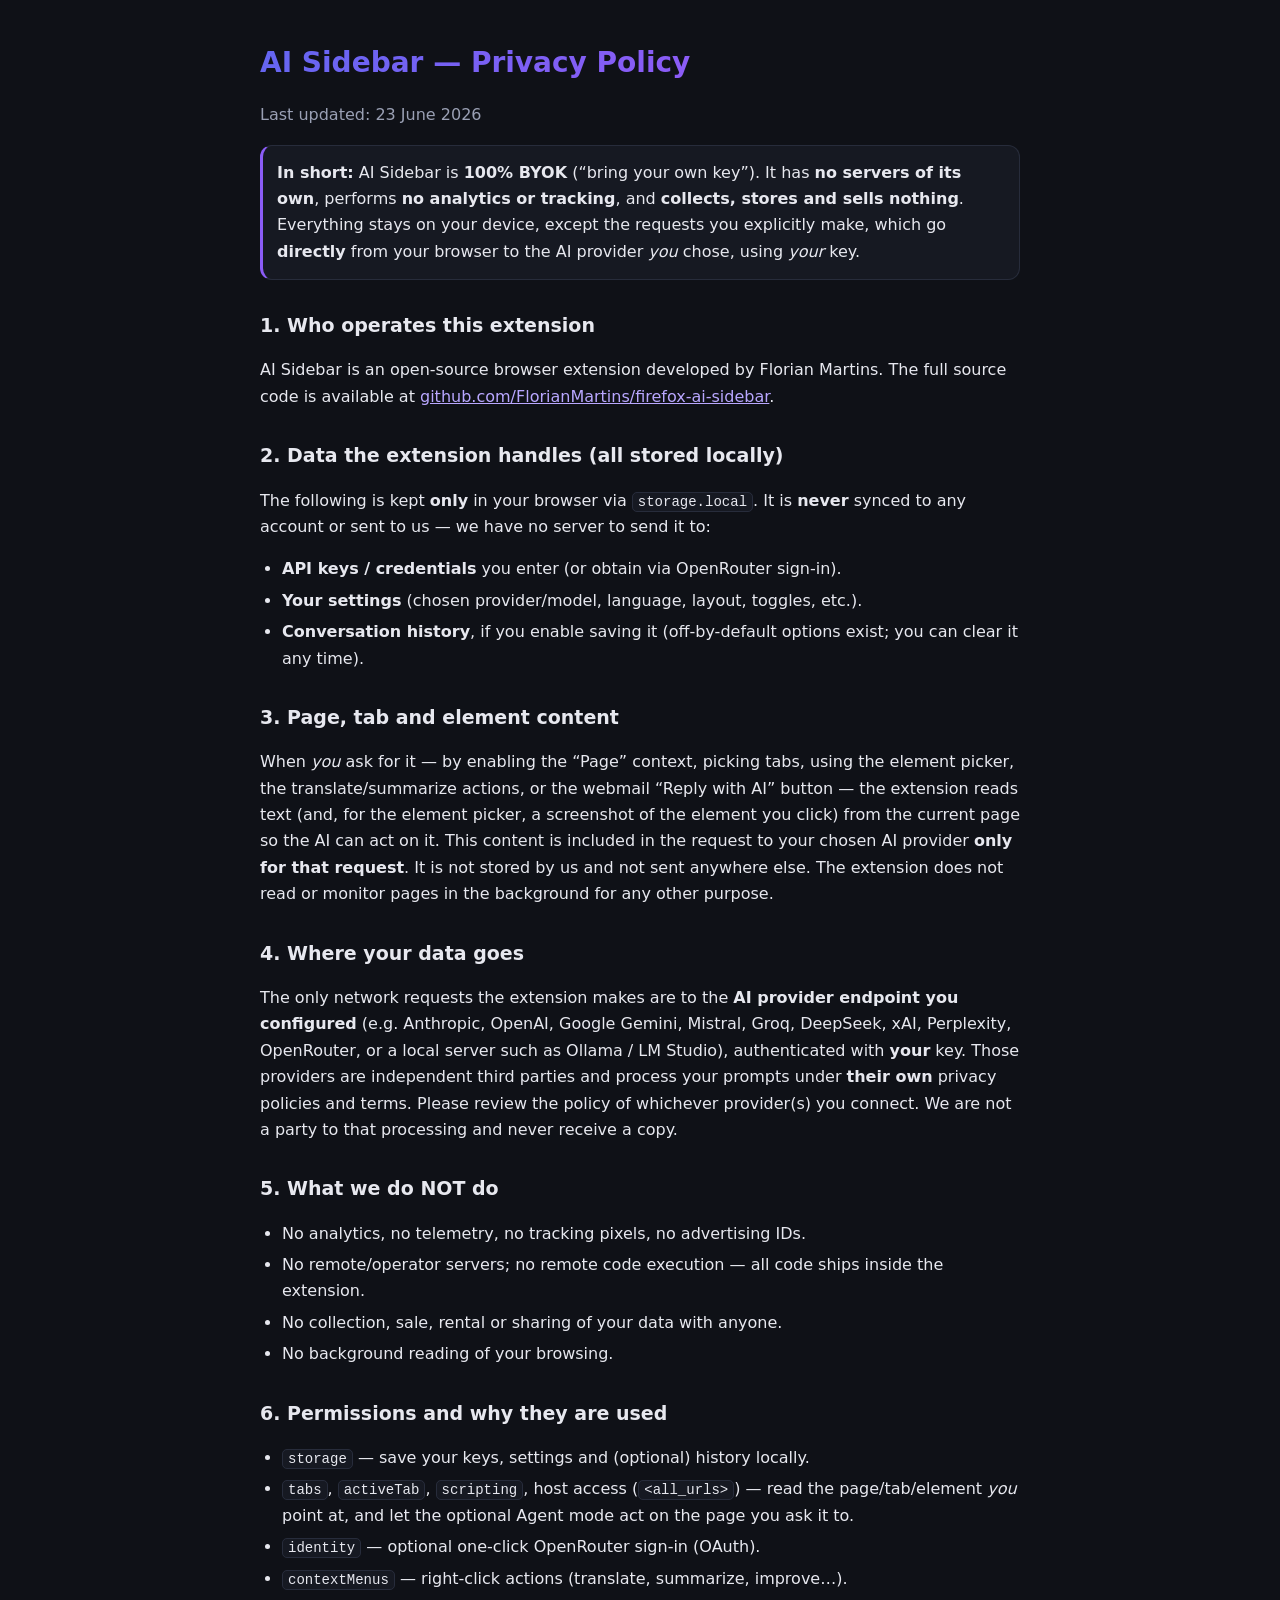
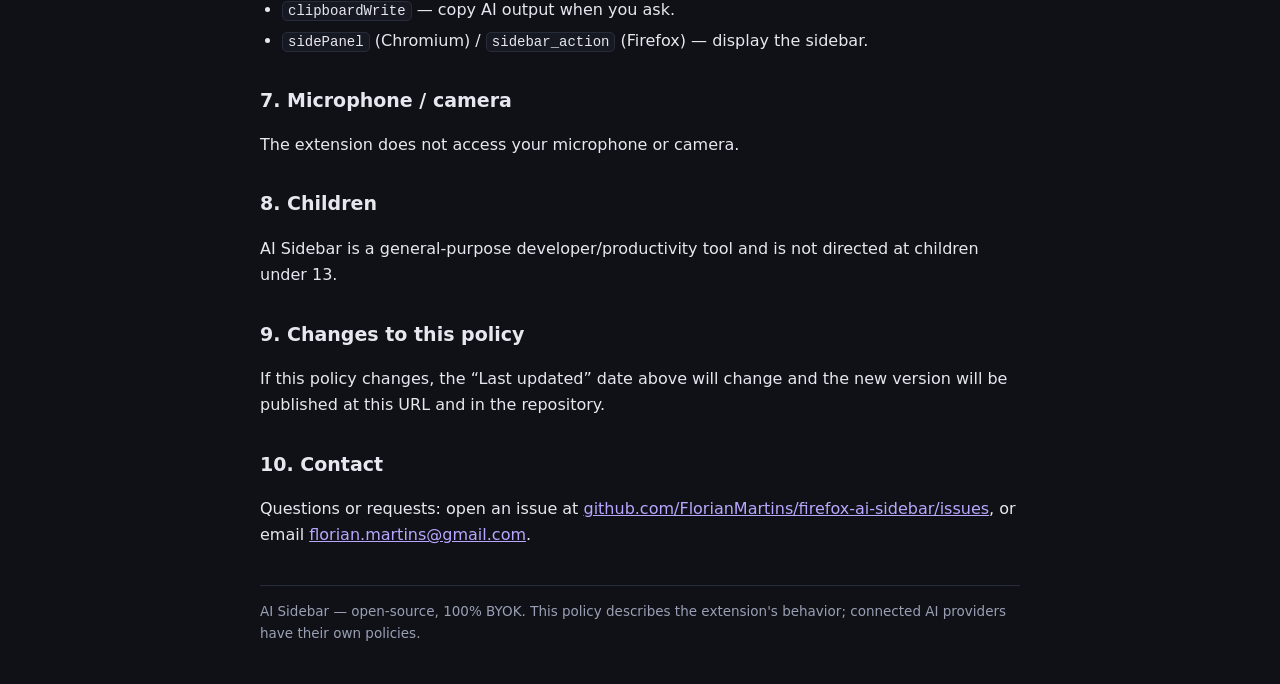
<file: privacy-policy.html>
<!DOCTYPE html>
<html lang="en">
<head>
  <meta charset="utf-8" />
  <meta name="viewport" content="width=device-width, initial-scale=1" />
  <title>AI Sidebar — Privacy Policy</title>
  <style>
    :root { --bg:#0f1117; --panel:#161922; --border:#272c3b; --text:#e7e8ef; --muted:#9aa0b4; --accent:#8b5cf6;
      --grad:linear-gradient(135deg,#6366f1,#8b5cf6 55%,#a855f7); }
    * { box-sizing:border-box; }
    body { font:16px/1.65 system-ui,-apple-system,Segoe UI,Roboto,sans-serif; background:var(--bg); color:var(--text);
      margin:0; padding:40px 18px; }
    main { max-width:760px; margin:0 auto; }
    h1 { font-size:28px; margin:0 0 4px; background:var(--grad); -webkit-background-clip:text; background-clip:text; -webkit-text-fill-color:transparent; }
    h2 { font-size:19px; margin:30px 0 8px; }
    .muted { color:var(--muted); }
    a { color:#b9a7ff; }
    code { background:var(--panel); border:1px solid var(--border); border-radius:5px; padding:1px 5px; font-size:14px; }
    .card { background:var(--panel); border:1px solid var(--border); border-radius:12px; padding:14px 18px; margin:14px 0; }
    ul { padding-left:22px; }
    li { margin:5px 0; }
    .tldr { border-left:3px solid var(--accent); padding-left:14px; }
    footer { color:var(--muted); font-size:13.5px; margin-top:36px; border-top:1px solid var(--border); padding-top:14px; }
  </style>
</head>
<body>
<main>
  <h1>AI Sidebar — Privacy Policy</h1>
  <p class="muted">Last updated: 23 June 2026</p>

  <div class="card tldr">
    <strong>In short:</strong> AI Sidebar is <strong>100% BYOK</strong> (“bring your own key”). It has
    <strong>no servers of its own</strong>, performs <strong>no analytics or tracking</strong>, and
    <strong>collects, stores and sells nothing</strong>. Everything stays on your device, except the
    requests you explicitly make, which go <strong>directly</strong> from your browser to the AI
    provider <em>you</em> chose, using <em>your</em> key.
  </div>

  <h2>1. Who operates this extension</h2>
  <p>AI Sidebar is an open-source browser extension developed by Florian Martins. The full source code is
    available at
    <a href="https://github.com/FlorianMartins/firefox-ai-sidebar">github.com/FlorianMartins/firefox-ai-sidebar</a>.</p>

  <h2>2. Data the extension handles (all stored locally)</h2>
  <p>The following is kept <strong>only</strong> in your browser via <code>storage.local</code>. It is
    <strong>never</strong> synced to any account or sent to us — we have no server to send it to:</p>
  <ul>
    <li><strong>API keys / credentials</strong> you enter (or obtain via OpenRouter sign-in).</li>
    <li><strong>Your settings</strong> (chosen provider/model, language, layout, toggles, etc.).</li>
    <li><strong>Conversation history</strong>, if you enable saving it (off-by-default options exist; you can clear it any time).</li>
  </ul>

  <h2>3. Page, tab and element content</h2>
  <p>When <em>you</em> ask for it — by enabling the “Page” context, picking tabs, using the element
    picker, the translate/summarize actions, or the webmail “Reply with AI” button — the extension reads
    text (and, for the element picker, a screenshot of the element you click) from the current page so the
    AI can act on it. This content is included in the request to your chosen AI provider <strong>only for
    that request</strong>. It is not stored by us and not sent anywhere else. The extension does not read
    or monitor pages in the background for any other purpose.</p>

  <h2>4. Where your data goes</h2>
  <p>The only network requests the extension makes are to the <strong>AI provider endpoint you configured</strong>
    (e.g. Anthropic, OpenAI, Google Gemini, Mistral, Groq, DeepSeek, xAI, Perplexity, OpenRouter, or a local
    server such as Ollama / LM Studio), authenticated with <strong>your</strong> key. Those providers are
    independent third parties and process your prompts under <strong>their own</strong> privacy policies and
    terms. Please review the policy of whichever provider(s) you connect. We are not a party to that
    processing and never receive a copy.</p>

  <h2>5. What we do NOT do</h2>
  <ul>
    <li>No analytics, no telemetry, no tracking pixels, no advertising IDs.</li>
    <li>No remote/operator servers; no remote code execution — all code ships inside the extension.</li>
    <li>No collection, sale, rental or sharing of your data with anyone.</li>
    <li>No background reading of your browsing.</li>
  </ul>

  <h2>6. Permissions and why they are used</h2>
  <ul>
    <li><code>storage</code> — save your keys, settings and (optional) history locally.</li>
    <li><code>tabs</code>, <code>activeTab</code>, <code>scripting</code>, host access (<code>&lt;all_urls&gt;</code>) —
      read the page/tab/element <em>you</em> point at, and let the optional Agent mode act on the page you ask it to.</li>
    <li><code>identity</code> — optional one-click OpenRouter sign-in (OAuth).</li>
    <li><code>contextMenus</code> — right-click actions (translate, summarize, improve…).</li>
    <li><code>clipboardWrite</code> — copy AI output when you ask.</li>
    <li><code>sidePanel</code> (Chromium) / <code>sidebar_action</code> (Firefox) — display the sidebar.</li>
  </ul>

  <h2>7. Microphone / camera</h2>
  <p>The extension does not access your microphone or camera.</p>

  <h2>8. Children</h2>
  <p>AI Sidebar is a general-purpose developer/productivity tool and is not directed at children under 13.</p>

  <h2>9. Changes to this policy</h2>
  <p>If this policy changes, the “Last updated” date above will change and the new version will be published
    at this URL and in the repository.</p>

  <h2>10. Contact</h2>
  <p>Questions or requests: open an issue at
    <a href="https://github.com/FlorianMartins/firefox-ai-sidebar/issues">github.com/FlorianMartins/firefox-ai-sidebar/issues</a>,
    or email <a href="mailto:florian.martins@gmail.com">florian.martins@gmail.com</a>.</p>

  <footer>AI Sidebar — open-source, 100% BYOK. This policy describes the extension's behavior; connected AI
    providers have their own policies.</footer>
</main>
</body>
</html>
</file>
